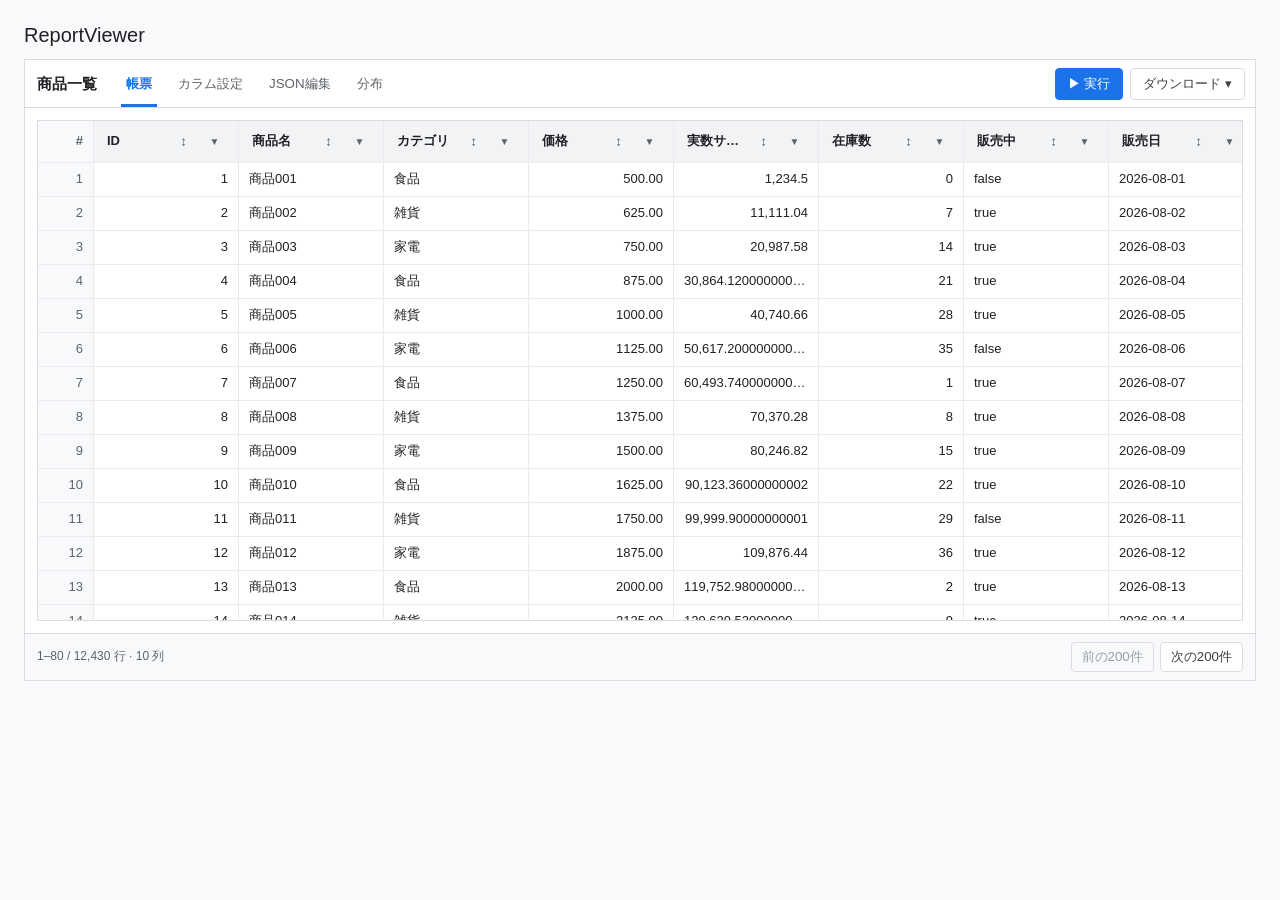
<file: sample/index.html>
<!doctype html>
<html lang="ja">
<head>
  <meta charset="utf-8">
  <meta name="viewport" content="width=device-width, initial-scale=1">
  <title>ReportViewer 基本サンプル</title>
  <link rel="stylesheet" href="../src/report-viewer.css">
  <style>
    body {
      margin: 0;
      padding: 24px;
      background: #f8f9fa;
    }

    .demo {
      max-width: 1280px;
      margin: 0 auto;
    }

    .demo h1 {
      margin: 0 0 12px;
      color: #202124;
      font: 20px Arial, sans-serif;
    }

    @media (max-width: 720px) {
      body { padding: 8px; }
      .demo h1 { font-size: 16px; }
    }
  </style>
</head>
<body>
  <main class="demo">
    <h1>ReportViewer</h1>
    <div id="report"></div>
  </main>

  <script src="../src/report-viewer.js"></script>
  <script src="./sample-schema.js"></script>
  <script src="./sample-data.js"></script>
  <script src="./sample-distribution.js"></script>
  <script>
    var viewer = new ReportViewer({
      target: '#report',
      schema: window.sampleReportSchema,
      data: window.sampleReportData,
      pageInfo: {
        offset: 0,
        limit: 200,
        total: 12430
      },
      distribution: window.sampleReportDistribution
    });

    viewer.on('execute', function () {
      alert('実行イベントが発火しました。');
    });

    viewer.on('pagechange', function (page) {
      console.log('ページ取得要求:', page);
      // アプリ側で page.offset / page.limit を使ってバックエンドから取得し、
      // viewer.setData(rows) と viewer.setPageInfo(...) を呼び出します。
    });

    viewer.on('export', function (event) {
      console.log('出力要求:', event.format);
      // event.format は 'csv' / 'excel' / 'clipboard'。実処理はアプリ側で実装します。
    });
  </script>
</body>
</html>
</file>
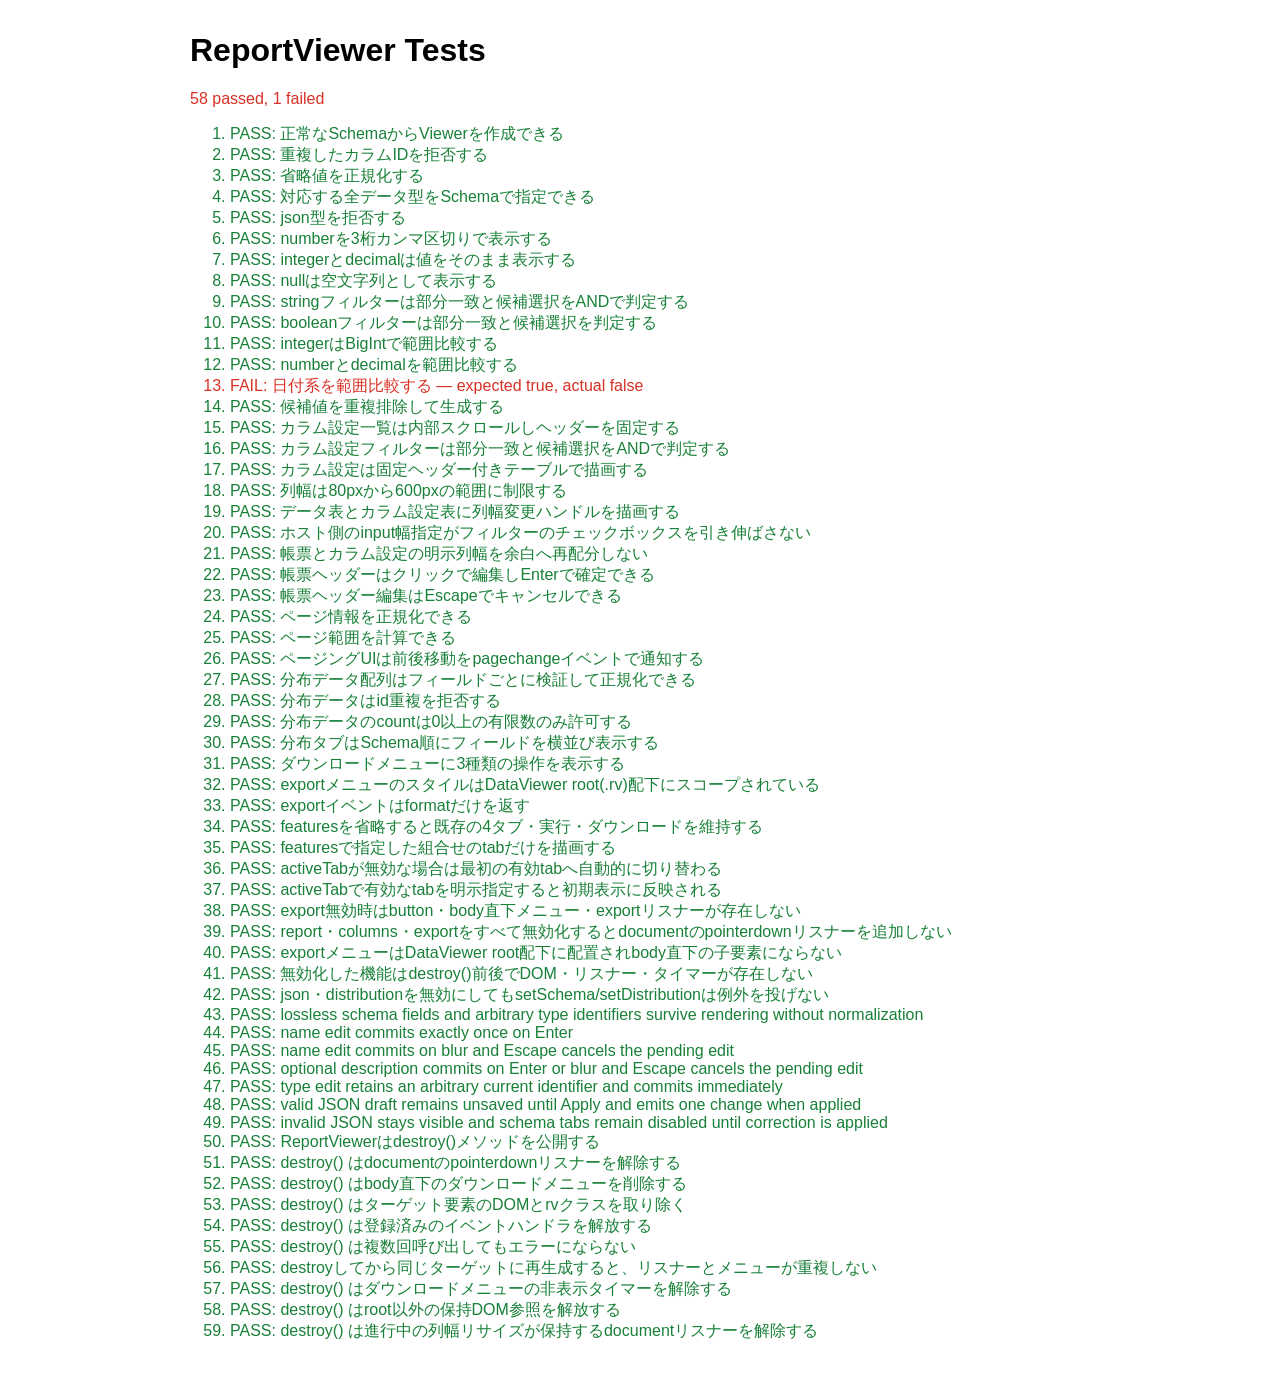
<file: test/index.html>
<!doctype html>
<html lang="ja">
<head>
  <meta charset="utf-8">
  <meta name="viewport" content="width=device-width, initial-scale=1">
  <title>ReportViewer Tests</title>
  <link rel="stylesheet" href="../src/report-viewer.css">
  <style>
    body { max-width: 900px; margin: 32px auto; padding: 0 16px; font-family: sans-serif; }
    .pass { color: #188038; }
    .fail { color: #d93025; }
  </style>
</head>
<body>
  <h1>ReportViewer Tests</h1>
  <p id="test-summary">Running...</p>
  <ol id="test-output"></ol>
  <div id="test-fixture" style="position:absolute;left:-10000px;top:0;width:800px;height:500px"></div>
  <script src="../src/report-viewer.js"></script>
  <script src="./test-runner.js"></script>
  <script src="./schema.test.js"></script>
  <script src="./format.test.js"></script>
  <script src="./filter.test.js"></script>
  <script src="./layout.test.js"></script>
  <script src="./columns.test.js"></script>
  <script src="./interaction.test.js"></script>
  <script src="./pagination.test.js"></script>
  <script src="./distribution.test.js"></script>
  <script src="./export.test.js"></script>
  <script src="./features.test.js"></script>
  <script src="./schema-editing.test.js"></script>
  <script src="./lifecycle.test.js"></script>
  <script>window.ReportViewerTest.finish();</script>
</body>
</html>
</file>
<file: src/report-viewer.css>
.rv{--rv-blue:#1a73e8;--rv-blue-hover:#1765cc;--rv-border:#dadce0;--rv-text:#202124;--rv-muted:#5f6368;--rv-bg:#fff;--rv-subtle:#f8f9fa;display:flex;flex-direction:column;height:620px;min-height:420px;overflow:hidden;color:var(--rv-text);background:var(--rv-bg);border:1px solid var(--rv-border);font:13px/1.45 Arial,"Noto Sans JP",sans-serif}.rv *{box-sizing:border-box}.rv__bar{display:flex;align-items:center;gap:2px;min-height:48px;padding:0 10px;overflow-x:auto;white-space:nowrap;background:#fff;border-bottom:1px solid var(--rv-border);scrollbar-width:thin}.rv__title{flex:0 0 auto;margin:0 14px 0 2px;font-size:15px;font-weight:600}.rv__tabs{display:flex;align-self:stretch}.rv__tab{position:relative;flex:0 0 auto;padding:0 13px;color:var(--rv-muted);background:transparent;border:0;cursor:pointer}.rv__tab:hover{background:#f1f3f4}.rv__tab.is-active{color:var(--rv-blue);font-weight:600}.rv__tab.is-active:after{position:absolute;right:8px;bottom:0;left:8px;height:3px;background:var(--rv-blue);content:""}.rv__actions{display:flex;gap:7px;margin-left:auto;padding-left:18px}.rv-button{flex:0 0 auto;min-height:32px;padding:5px 12px;color:#3c4043;background:#fff;border:1px solid var(--rv-border);border-radius:4px;cursor:pointer}.rv-button:hover{background:#f8f9fa}.rv-button--primary{color:#fff;background:var(--rv-blue);border-color:var(--rv-blue)}.rv-button--primary:hover{background:var(--rv-blue-hover)}.rv__main{position:relative;min-height:0;flex:1}.rv__panel{height:100%;min-height:0;padding:12px}.rv__panel[hidden]{display:none}.rv__help{margin:0 0 10px;color:var(--rv-muted)}.rv__status{padding:7px 12px;color:var(--rv-muted);background:var(--rv-subtle);border-top:1px solid var(--rv-border);font-size:12px}.rv-grid{height:100%;overflow:auto;border:1px solid var(--rv-border);background:#fff}.rv-grid__table{width:max-content;border-collapse:separate;border-spacing:0;table-layout:fixed}.rv-grid th,.rv-grid td{height:34px;padding:7px 10px;overflow:hidden;text-overflow:ellipsis;white-space:nowrap;text-align:left;border-right:1px solid #e8eaed;border-bottom:1px solid #e8eaed}.rv-grid thead th{position:sticky;z-index:3;background:#f1f3f4}.rv-grid thead tr:first-child th{top:0;height:36px}.rv-grid .rv-grid__row-number{left:0;z-index:5;min-width:56px;width:56px;max-width:56px;text-align:right;color:var(--rv-muted);background:#f8f9fa}.rv-grid tbody .rv-grid__row-number{position:sticky;z-index:2;font-variant-numeric:tabular-nums}.rv-grid__sort{flex:0 0 auto;width:27px;height:27px;padding:0;color:var(--rv-muted);background:transparent;border:1px solid transparent;border-radius:3px;cursor:pointer;font-weight:600}.rv-grid__sort:hover{background:#e8eaed}.rv-grid td.rv-grid__numeric{text-align:right;font-variant-numeric:tabular-nums}.rv-grid tbody tr:hover td{background:#e8f0fe}.rv-grid tbody tr:hover .rv-grid__row-number{background:#e8f0fe}.rv-json__editor{width:100%;height:calc(100% - 82px);min-height:260px;resize:none;padding:12px;color:#202124;background:#fff;border:1px solid var(--rv-border);font:13px/1.55 ui-monospace,SFMono-Regular,Menlo,Consolas,monospace;tab-size:2}.rv-json__actions{display:flex;align-items:center;gap:8px;margin-top:9px}.rv-json__message{margin-left:6px;font-size:12px}.rv-json__message.is-success{color:#188038}.rv-json__message.is-error{color:#d93025}@media(max-width:720px){.rv{height:560px}.rv__title{display:none}.rv__bar{padding:0 6px}.rv__actions{margin-left:8px;padding-left:8px;border-left:1px solid var(--rv-border)}.rv__panel{padding:8px}.rv-json__actions{align-items:stretch;flex-wrap:wrap}.rv-json__message{width:100%;margin-left:0}}
/* Type-aware column filters */
.rv__panel[data-panel="report"]{position:relative}
.rv-grid thead tr:first-child th{top:0;height:38px}
.rv-grid__header{display:flex;align-items:center;gap:4px;width:100%;height:100%}
.rv-grid__label-button{min-width:0;flex:1;overflow:hidden;padding:3px 2px;text-overflow:ellipsis;white-space:nowrap;text-align:left;color:inherit;background:transparent;border:1px solid transparent;border-radius:3px;cursor:text;font:inherit;font-weight:600}.rv-grid__label-button:hover{background:#e8eaed}.rv-grid__label-input{width:100%;min-width:0;height:27px;padding:3px 5px;color:var(--rv-text);background:#fff;border:1px solid var(--rv-blue);border-radius:3px;font:inherit;font-weight:600;outline:1px solid var(--rv-blue)}
.rv-grid__filter-button{flex:0 0 auto;width:27px;height:27px;padding:0;color:var(--rv-muted);background:transparent;border:1px solid transparent;border-radius:3px;cursor:pointer;font-size:10px}
.rv-grid__filter-button:hover{background:#e8eaed}
.rv-grid__filter-button.is-active{color:var(--rv-blue);background:#e8f0fe;border-color:#aecbfa}
.rv-filter{position:absolute;z-index:20;width:260px;max-height:360px;overflow:auto;padding:12px;background:#fff;border:1px solid var(--rv-border);border-radius:4px;box-shadow:0 4px 12px rgba(60,64,67,.22)}
.rv-filter__title{margin-bottom:10px;font-weight:600}
.rv-filter__field{display:grid;gap:4px;margin-bottom:10px;color:var(--rv-muted);font-size:12px}
.rv-filter__field input{width:100%;height:34px;padding:6px 8px;color:var(--rv-text);background:#fff;border:1px solid var(--rv-border);border-radius:3px;font:inherit}
.rv-filter__choices{max-height:190px;margin:0 0 10px;padding:8px;overflow:auto;border:1px solid var(--rv-border);border-radius:3px}
.rv-filter__choices legend{padding:0 4px;color:var(--rv-muted);font-size:12px}
.rv-filter__choice{display:flex;align-items:center;gap:8px;min-height:30px;padding:3px 2px;cursor:pointer}
.rv-filter__choice input[type="checkbox"]{flex:0 0 auto;width:14px;height:14px;margin:0;padding:0}
.rv-filter__choice span{overflow:hidden;text-overflow:ellipsis;white-space:nowrap}
.rv-filter__empty{padding:8px;color:var(--rv-muted);font-size:12px}
.rv-filter__actions{display:flex;justify-content:flex-end;gap:8px;padding-top:2px}


/* Table-style column settings */
.rv__panel[data-panel="columns"]{position:relative;display:flex;min-height:0;flex-direction:column;overflow:hidden}
.rv__panel[data-panel="columns"][hidden]{display:none}
.rv-columns-grid{min-height:0;flex:1;overflow:auto;border:1px solid var(--rv-border);background:#fff;overscroll-behavior:contain}
.rv-columns-grid__table{width:max-content;border-collapse:separate;border-spacing:0;table-layout:fixed}
.rv-columns-grid th,.rv-columns-grid td{height:36px;padding:6px 9px;text-align:left;border-right:1px solid #e8eaed;border-bottom:1px solid #e8eaed}
.rv-columns-grid th{position:sticky;top:0;z-index:4;background:#f1f3f4;font-weight:600}
.rv-columns__header{display:flex;align-items:center;justify-content:space-between;gap:8px}
.rv-columns__label{min-width:0;overflow:hidden;text-overflow:ellipsis;white-space:nowrap}
.rv-columns__filter-button{flex:0 0 auto;width:27px;height:27px;padding:0;color:var(--rv-muted);background:transparent;border:1px solid transparent;border-radius:3px;cursor:pointer;font-size:10px}
.rv-columns__filter-button:hover{background:#e8eaed}
.rv-columns__filter-button.is-active{color:var(--rv-blue);background:#e8f0fe;border-color:#aecbfa}
.rv-columns__id{display:block;overflow:hidden;color:var(--rv-text);text-overflow:ellipsis;white-space:nowrap;font:12px/1.4 ui-monospace,SFMono-Regular,Menlo,Consolas,monospace}
.rv-columns__input,.rv-columns__select{width:100%;height:30px;padding:4px 7px;color:var(--rv-text);background:#fff;border:1px solid transparent;border-radius:3px;font:inherit}
.rv-columns__input:hover,.rv-columns__select:hover{border-color:var(--rv-border)}
.rv-columns__input:focus,.rv-columns__select:focus{border-color:var(--rv-blue);outline:1px solid var(--rv-blue)}
.rv-columns-filter{z-index:25}


/* Column resizing */
.rv-resizable{position:sticky}
.rv-column-resizer{position:absolute;top:0;right:0;z-index:8;width:7px;height:100%;cursor:col-resize;touch-action:none}
.rv-column-resizer:after{position:absolute;top:0;bottom:0;left:3px;width:1px;background:transparent;content:""}
.rv-column-resizer:hover:after{background:var(--rv-blue)}
.rv-columns-grid__table{width:max-content}
.rv__status{display:flex;align-items:center;justify-content:space-between;gap:12px;min-height:47px}.rv__status-text{min-width:0;overflow:hidden;text-overflow:ellipsis;white-space:nowrap}.rv-pagination{display:flex;flex:0 0 auto;gap:6px}.rv-pagination[hidden]{display:none}.rv-pagination .rv-button{min-height:30px;padding:4px 10px}.rv-pagination .rv-button:disabled{color:#9aa0a6;background:#f8f9fa;cursor:default}
@media(max-width:720px){.rv__status{gap:6px;padding:6px 8px}.rv-pagination .rv-button{padding:4px 8px}.rv-pagination__prev{font-size:0}.rv-pagination__prev:after{font-size:12px;content:"前へ"}.rv-pagination__next{font-size:0}.rv-pagination__next:after{font-size:12px;content:"次へ"}}


/* Distribution tab */
.rv__panel[data-panel="distribution"]{min-height:0;overflow:auto;padding:0;background:#fff}
.rv-distribution__grid{display:flex;align-items:stretch;width:max-content;min-width:100%;min-height:100%}
.rv-distribution__column{display:flex;flex:0 0 230px;min-width:230px;max-width:230px;flex-direction:column;border-right:1px solid var(--rv-border);background:#fff}
.rv-distribution__column-header{position:sticky;top:0;z-index:3;min-height:68px;padding:9px 10px 8px;background:#f8f9fa;border-bottom:1px solid var(--rv-border)}
.rv-distribution__field-label{display:block;overflow:hidden;text-overflow:ellipsis;white-space:nowrap;font-size:13px;font-weight:600}
.rv-distribution__meta{display:flex;align-items:center;gap:7px;margin-top:4px;min-width:0;color:var(--rv-muted);font-size:11px}
.rv-distribution__type{flex:0 0 auto;text-transform:lowercase}
.rv-distribution__field-id{min-width:0;overflow:hidden;text-overflow:ellipsis;white-space:nowrap;color:var(--rv-muted);font:11px/1.4 ui-monospace,SFMono-Regular,Menlo,Consolas,monospace}
.rv-distribution__chart{display:grid;align-content:start;gap:1px;padding:7px 0 14px}
.rv-distribution__bar-row{position:relative;display:grid;grid-template-columns:minmax(0,1fr) auto;align-items:center;min-height:28px;margin:0 8px;overflow:hidden;border-bottom:1px solid #f1f3f4}
.rv-distribution__value{position:relative;z-index:2;min-width:0;overflow:hidden;padding:5px 6px;text-overflow:ellipsis;white-space:nowrap;color:var(--rv-text)}
.rv-distribution__bar-wrap{position:absolute;top:4px;right:4px;bottom:4px;left:4px;z-index:0;overflow:hidden;background:#f1f3f4}
.rv-distribution__bar{height:100%;background:#8ab4f8;opacity:.8}
.rv-distribution__count{position:relative;z-index:2;min-width:42px;padding:5px 6px;text-align:right;font-variant-numeric:tabular-nums;color:#3c4043;background:rgba(255,255,255,.72)}
.rv-distribution__column-empty{padding:20px 10px;color:var(--rv-muted);text-align:center;font-size:12px}
.rv-distribution__empty{padding:24px;color:var(--rv-muted);text-align:center}
@media(max-width:720px){.rv-distribution__column{flex-basis:210px;min-width:210px;max-width:210px}}
.rv-export{position:relative;flex:0 0 auto}
.rv .rv-export-menu{position:fixed;z-index:10000;display:none;min-width:190px;padding:5px;background:#fff;border:1px solid var(--rv-border,#dadce0);border-radius:4px;box-shadow:0 4px 12px rgba(60,64,67,.22)}
.rv .rv-export-menu.is-open{display:block}
.rv .rv-export-menu__item{display:block;width:100%;padding:8px 10px;color:#3c4043;background:#fff;border:0;border-radius:3px;text-align:left;white-space:nowrap;cursor:pointer;font:13px/1.4 Arial,"Noto Sans JP",sans-serif}
.rv .rv-export-menu__item:hover,.rv .rv-export-menu__item:focus{background:#f1f3f4;outline:none}
</file>
